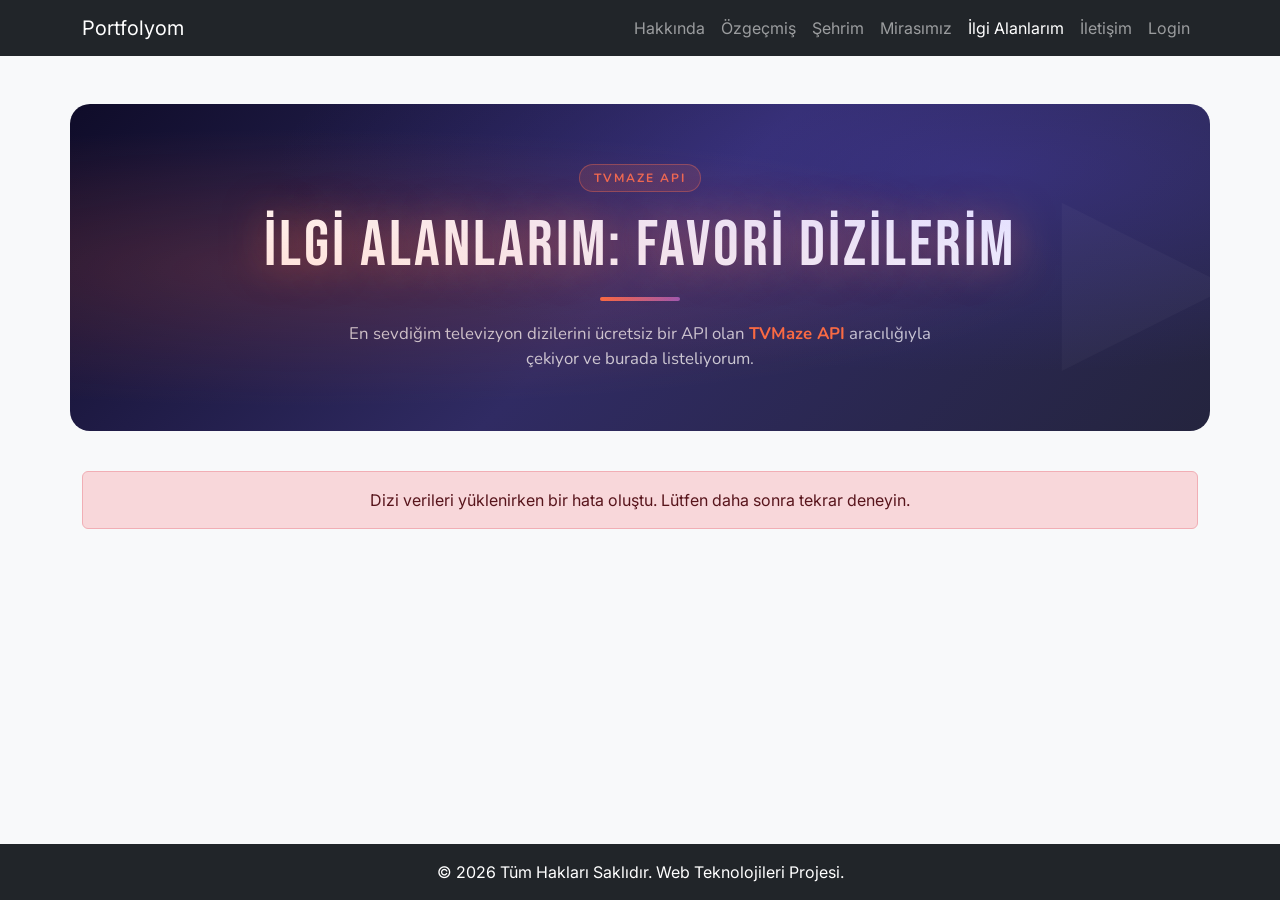
<file: ilgialanlarim.html>
<!DOCTYPE html>
<html lang="tr">

<head>
    <meta charset="UTF-8">
    <meta name="viewport" content="width=device-width, initial-scale=1.0">
    <title>İlgi Alanlarım - API Entegrasyonu</title>

    <!-- Google Fonts -->
    <link href="https://fonts.googleapis.com/css2?family=Bebas+Neue&family=Nunito:wght@400;600;700&display=swap" rel="stylesheet">

    <!-- Bootstrap 5 CSS -->
    <link href="https://cdn.jsdelivr.net/npm/bootstrap@5.3.3/dist/css/bootstrap.min.css" rel="stylesheet">

    <!-- Custom CSS -->
    <link rel="stylesheet" href="css/style.css">
    <link rel="stylesheet" href="css/ilgialanlarim.css">

    <style>
        /* ── HEADER ── */
        .api-header {
            background: linear-gradient(135deg, #0f0c29, #302b63, #24243e);
            border-radius: 20px;
            position: relative;
            overflow: hidden;
            padding: 60px 40px !important;
            margin-bottom: 40px;
        }

        .api-header::before {
            content: '';
            position: absolute;
            inset: 0;
            background:
                radial-gradient(ellipse at 20% 50%, rgba(255, 100, 60, 0.18) 0%, transparent 60%),
                radial-gradient(ellipse at 80% 20%, rgba(100, 80, 255, 0.22) 0%, transparent 55%);
            pointer-events: none;
        }

        .api-header::after {
            content: '▶';
            position: absolute;
            right: -20px;
            top: 50%;
            transform: translateY(-50%);
            font-size: 220px;
            color: rgba(255,255,255,0.03);
            pointer-events: none;
            font-family: sans-serif;
        }

        .api-header h1 {
            font-family: 'Bebas Neue', sans-serif;
            font-size: clamp(2.4rem, 6vw, 4rem);
            letter-spacing: 3px;
            color: #ffffff;
            text-shadow: 0 0 40px rgba(255, 120, 80, 0.5);
            margin-bottom: 12px;
        }

        .api-header .accent-line {
            width: 80px;
            height: 4px;
            background: linear-gradient(90deg, #ff6b3d, #9b59b6);
            border-radius: 2px;
            margin: 0 auto 20px;
        }

        .api-header p {
            font-family: 'Nunito', sans-serif;
            color: rgba(255,255,255,0.75);
            font-size: 1.05rem;
            max-width: 600px;
            margin: 0 auto;
        }

        .api-header p strong {
            color: #ff6b3d;
        }

        .api-header .badge-api {
            display: inline-block;
            background: rgba(255,107,61,0.15);
            border: 1px solid rgba(255,107,61,0.4);
            color: #ff6b3d;
            font-family: 'Nunito', sans-serif;
            font-size: 0.75rem;
            font-weight: 700;
            letter-spacing: 2px;
            text-transform: uppercase;
            padding: 4px 14px;
            border-radius: 20px;
            margin-bottom: 16px;
        }

        /* ── LOADER ── */
        .loader-container {
            display: flex;
            justify-content: center;
            align-items: center;
            min-height: 200px;
        }
        .spinner {
            width: 50px; height: 50px;
            border: 5px solid #e9ecef;
            border-top-color: #ff6b3d;
            border-radius: 50%;
            animation: spin 0.8s linear infinite;
        }
        @keyframes spin { to { transform: rotate(360deg); } }

        /* ── CARDS ── */
        .show-card {
            background: #1a1a2e;
            border-radius: 14px;
            overflow: hidden;
            height: 100%;
            display: flex;
            flex-direction: column;
            transition: transform 0.3s ease, box-shadow 0.3s ease;
            box-shadow: 0 4px 20px rgba(0,0,0,0.3);
        }
        .show-card:hover {
            transform: translateY(-6px);
            box-shadow: 0 12px 35px rgba(255,107,61,0.25);
        }
        .show-image-container {
            position: relative;
            overflow: hidden;
        }
        .show-image-container img {
            width: 100%;
            height: 320px;
            object-fit: cover;
            display: block;
            transition: transform 0.4s ease;
        }
        .show-card:hover .show-image-container img {
            transform: scale(1.05);
        }
        .show-rating {
            position: absolute;
            top: 10px; right: 10px;
            background: rgba(255,107,61,0.9);
            color: #fff;
            font-family: 'Nunito', sans-serif;
            font-weight: 700;
            font-size: 0.85rem;
            padding: 4px 10px;
            border-radius: 20px;
        }
        .show-info {
            padding: 16px;
            display: flex;
            flex-direction: column;
            flex-grow: 1;
        }
        .show-title {
            font-family: 'Bebas Neue', sans-serif;
            font-size: 1.3rem;
            letter-spacing: 1.5px;
            color: #ffffff;
            margin-bottom: 8px;
        }
        .show-genres {
            margin-bottom: 10px;
        }
        .genre-badge {
            display: inline-block;
            background: rgba(155, 89, 182, 0.2);
            border: 1px solid rgba(155, 89, 182, 0.4);
            color: #c39bd3;
            font-family: 'Nunito', sans-serif;
            font-size: 0.7rem;
            font-weight: 700;
            padding: 2px 9px;
            border-radius: 12px;
            margin-right: 4px;
            margin-bottom: 4px;
            text-transform: uppercase;
            letter-spacing: 0.5px;
        }
        .show-summary {
            font-family: 'Nunito', sans-serif;
            font-size: 0.85rem;
            color: rgba(255,255,255,0.6);
            line-height: 1.5;
            flex-grow: 1;
            display: -webkit-box;
            -webkit-line-clamp: 4;
            -webkit-box-orient: vertical;
            overflow: hidden;
        }
        .show-link {
            display: inline-block;
            margin-top: 14px;
            background: linear-gradient(90deg, #ff6b3d, #9b59b6);
            color: #fff;
            text-decoration: none;
            font-family: 'Nunito', sans-serif;
            font-weight: 700;
            font-size: 0.82rem;
            padding: 7px 18px;
            border-radius: 20px;
            letter-spacing: 0.5px;
            transition: opacity 0.2s;
            align-self: flex-start;
        }
        .show-link:hover { opacity: 0.85; color: #fff; }

        /* Mobil Uyum */
        @media (max-width: 768px) {
            .api-header {
                padding: 30px 15px !important;
            }
            .api-header::after {
                display: none;
            }
            .show-image-container img {
                height: 220px;
            }
        }
    </style>
</head>

<body class="d-flex flex-column min-vh-100">

    <!-- Menü (Navbar) -->
    <nav class="navbar navbar-expand-lg navbar-dark bg-dark">
        <div class="container">
            <a class="navbar-brand" href="index.html">Portfolyom</a>
            <button class="navbar-toggler" type="button" data-bs-toggle="collapse" data-bs-target="#navbarNav"
                aria-controls="navbarNav" aria-expanded="false" aria-label="Toggle navigation">
                <span class="navbar-toggler-icon"></span>
            </button>
            <div class="collapse navbar-collapse" id="navbarNav">
                <ul class="navbar-nav ms-auto">
                    <li class="nav-item"><a class="nav-link" href="index.html">Hakkında</a></li>
                    <li class="nav-item"><a class="nav-link" href="ozgecmis.html">Özgeçmiş</a></li>
                    <li class="nav-item"><a class="nav-link" href="sehrim.html">Şehrim</a></li>
                    <li class="nav-item"><a class="nav-link" href="mirasimiz.html">Mirasımız</a></li>
                    <li class="nav-item"><a class="nav-link active" aria-current="page" href="ilgialanlarim.html">İlgi Alanlarım</a></li>
                    <li class="nav-item"><a class="nav-link" href="iletisim.html">İletişim</a></li>
                    <li class="nav-item"><a class="nav-link" href="login.php">Login</a></li>
                </ul>
            </div>
        </div>
    </nav>

    <!-- Ana İçerik Alanı -->
    <main class="flex-grow-1">
        <div class="container mt-5">

            <!-- Başlık Bölümü -->
            <div class="row api-header align-items-center text-center">
                <div class="col-12">
                    <div class="badge-api">TVMaze API</div>
                    <h1>İlgi Alanlarım: Favori Dizilerim</h1>
                    <div class="accent-line"></div>
                    <p>En sevdiğim televizyon dizilerini ücretsiz bir API olan <strong>TVMaze API</strong> aracılığıyla çekiyor ve burada listeliyorum.</p>
                </div>
            </div>

            <!-- Loader -->
            <div id="loader" class="loader-container">
                <div class="spinner"></div>
            </div>

            <!-- Hata Mesajı -->
            <div id="error-message" class="alert alert-danger d-none text-center" role="alert">
                Dizi verileri yüklenirken bir hata oluştu. Lütfen daha sonra tekrar deneyin.
            </div>

            <!-- Dizi Kartları -->
            <div class="row g-4 mb-5" id="shows-container" style="display: none;"></div>
        </div>
    </main>

    <!-- Footer -->
    <footer class="bg-dark text-white text-center py-3 mt-auto">
        <div class="container">
            <p class="mb-0">&copy; 2026 Tüm Hakları Saklıdır. Web Teknolojileri Projesi.</p>
        </div>
    </footer>

    <!-- Bootstrap 5 JS -->
    <script src="https://cdn.jsdelivr.net/npm/bootstrap@5.3.3/dist/js/bootstrap.bundle.min.js"></script>

    <script src="js/ilgialanlarim.js"></script>
</body>
</html>
</file>
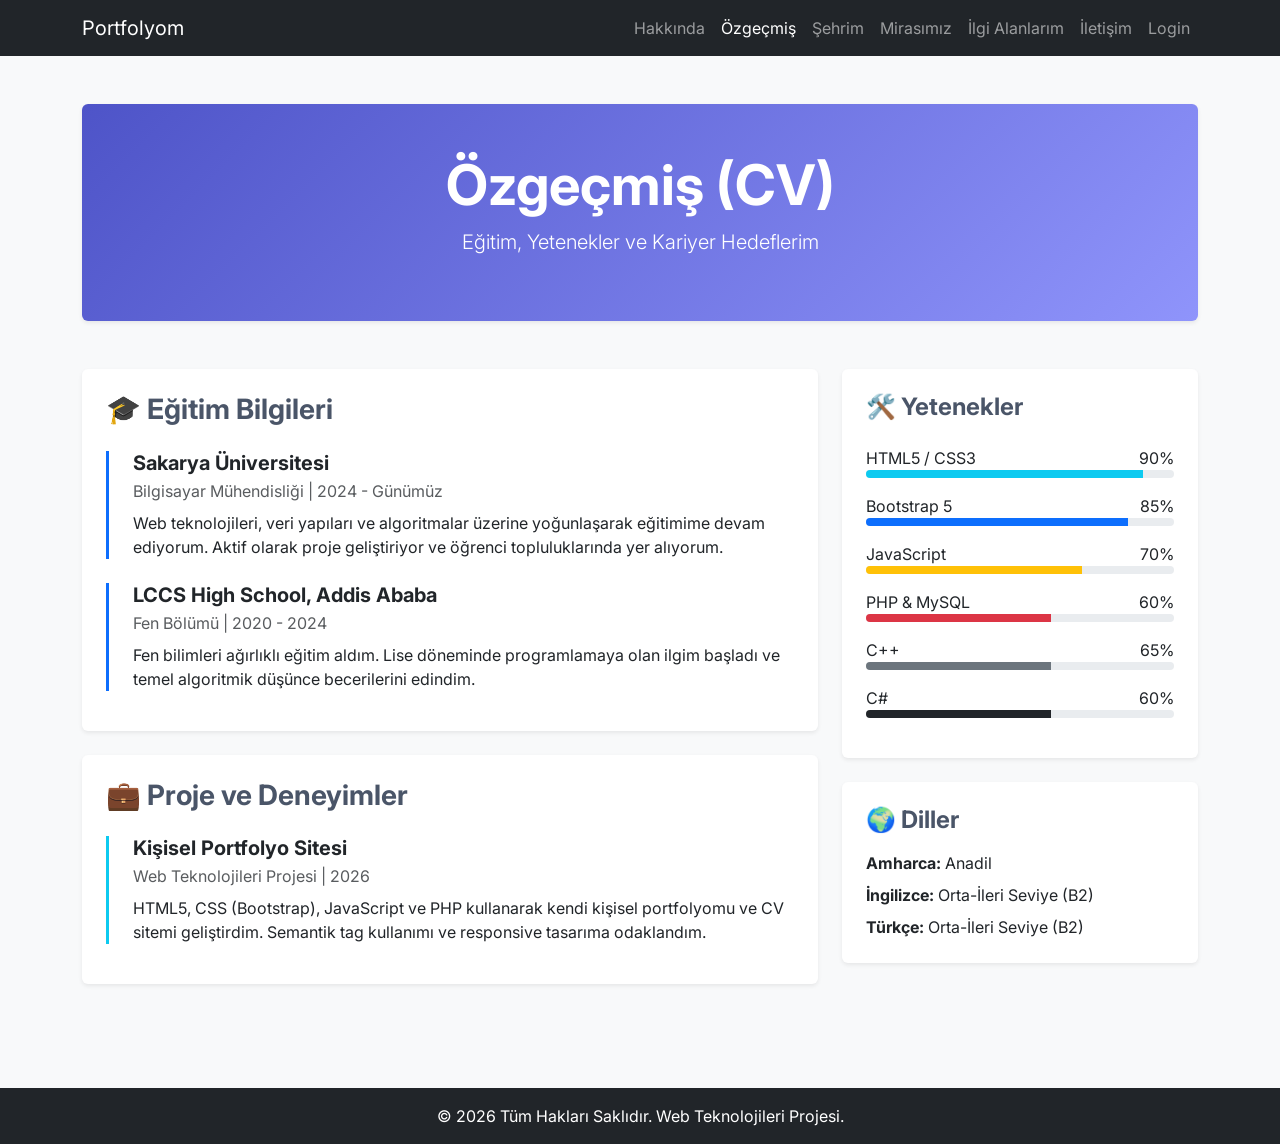
<file: ozgecmis.html>
<!DOCTYPE html>
<html lang="tr">

<head>
    <meta charset="UTF-8">
    <meta name="viewport" content="width=device-width, initial-scale=1.0">
    <title>Özgeçmiş (CV) - Samuel</title>

    <!-- Bootstrap 5 CSS -->
    <link href="https://cdn.jsdelivr.net/npm/bootstrap@5.3.3/dist/css/bootstrap.min.css" rel="stylesheet">

    <!-- Custom CSS -->
    <link rel="stylesheet" href="css/style.css">
</head>

<body class="d-flex flex-column min-vh-100">

    <!-- Menü (Navbar) -->
    <nav class="navbar navbar-expand-lg navbar-dark bg-dark">
        <div class="container">
            <a class="navbar-brand" href="index.html">Portfolyom</a>
            <button class="navbar-toggler" type="button" data-bs-toggle="collapse" data-bs-target="#navbarNav"
                aria-controls="navbarNav" aria-expanded="false" aria-label="Toggle navigation">
                <span class="navbar-toggler-icon"></span>
            </button>
            <div class="collapse navbar-collapse" id="navbarNav">
                <ul class="navbar-nav ms-auto">
                    <li class="nav-item">
                        <a class="nav-link" href="index.html">Hakkında</a>
                    </li>
                    <li class="nav-item">
                        <a class="nav-link active" aria-current="page" href="ozgecmis.html">Özgeçmiş</a>
                    </li>
                    <li class="nav-item">
                        <a class="nav-link" href="sehrim.html">Şehrim</a>
                    </li>
                    <li class="nav-item">
                        <a class="nav-link" href="mirasimiz.html">Mirasımız</a>
                    </li>
                    <li class="nav-item">
                        <a class="nav-link" href="ilgialanlarim.html">İlgi Alanlarım</a>
                    </li>
                    <li class="nav-item">
                        <a class="nav-link" href="iletisim.html">İletişim</a>
                    </li>
                    <li class="nav-item">
                        <a class="nav-link" href="login.php">Login</a>
                    </li>
                </ul>
            </div>
        </div>
    </nav>

    <!-- Ana İçerik Alanı (Semantic Main) -->
    <main class="flex-grow-1 container mt-5 mb-5">

        <!-- Semantic Header for the Page -->
        <header class="text-center mb-5 cv-header p-5 rounded shadow-sm text-white">
            <h1 class="display-4 fw-bold">Özgeçmiş (CV)</h1>
            <p class="lead">Eğitim, Yetenekler ve Kariyer Hedeflerim</p>
        </header>

        <div class="row">
            <!-- Ana İçerik: Eğitim ve Deneyim (Semantic Section) -->
            <section class="col-lg-8">

                <!-- Eğitim Bilgileri -->
                <article class="card shadow-sm mb-4 border-0">
                    <div class="card-body p-4">
                        <h2 class="h3 fw-bold mb-4" style="color: #4a5568;">🎓 Eğitim Bilgileri</h2>

                        <div class="cv-item position-relative ps-4 mb-4 border-start border-3 border-primary">
                            <h4 class="h5 fw-bold mb-1">Sakarya Üniversitesi</h4>
                            <p class="text-muted mb-2">Bilgisayar Mühendisliği | 2024 - Günümüz</p>
                            <p>Web teknolojileri, veri yapıları ve algoritmalar üzerine yoğunlaşarak eğitimime devam
                                ediyorum. Aktif olarak proje geliştiriyor ve öğrenci topluluklarında yer alıyorum.</p>
                        </div>

                        <div class="cv-item position-relative ps-4 border-start border-3 border-primary">
                            <h4 class="h5 fw-bold mb-1">LCCS High School, Addis Ababa</h4>
                            <p class="text-muted mb-2">Fen Bölümü | 2020 - 2024</p>
                            <p>Fen bilimleri ağırlıklı eğitim aldım. Lise döneminde programlamaya olan ilgim başladı ve
                                temel algoritmik düşünce becerilerini edindim.</p>
                        </div>
                    </div>
                </article>

                <!-- İş / Proje Deneyimi -->
                <article class="card shadow-sm mb-4 border-0">
                    <div class="card-body p-4">
                        <h2 class="h3 fw-bold mb-4" style="color: #4a5568;">💼 Proje ve Deneyimler</h2>

                        <div class="cv-item position-relative ps-4 border-start border-3 border-info">
                            <h4 class="h5 fw-bold mb-1">Kişisel Portfolyo Sitesi</h4>
                            <p class="text-muted mb-2">Web Teknolojileri Projesi | 2026</p>
                            <p>HTML5, CSS (Bootstrap), JavaScript ve PHP kullanarak kendi kişisel portfolyomu ve CV
                                sitemi geliştirdim. Semantik tag kullanımı ve responsive tasarıma odaklandım.</p>
                        </div>
                    </div>
                </article>

            </section>

            <!-- Yan Panel: Yetenekler ve İletişim (Semantic Aside) -->
            <aside class="col-lg-4">

                <!-- Yetenekler -->
                <div class="card shadow-sm mb-4 border-0">
                    <div class="card-body p-4">
                        <h3 class="h4 fw-bold mb-4" style="color: #4a5568;">🛠️ Yetenekler</h3>

                        <div class="mb-3">
                            <div class="d-flex justify-content-between">
                                <span>HTML5 / CSS3</span>
                                <span>90%</span>
                            </div>
                            <div class="progress" style="height: 8px;">
                                <div class="progress-bar bg-info" role="progressbar" style="width: 90%;"
                                    aria-valuenow="90" aria-valuemin="0" aria-valuemax="100"></div>
                            </div>
                        </div>

                        <div class="mb-3">
                            <div class="d-flex justify-content-between">
                                <span>Bootstrap 5</span>
                                <span>85%</span>
                            </div>
                            <div class="progress" style="height: 8px;">
                                <div class="progress-bar bg-primary" role="progressbar" style="width: 85%;"
                                    aria-valuenow="85" aria-valuemin="0" aria-valuemax="100"></div>
                            </div>
                        </div>

                        <div class="mb-3">
                            <div class="d-flex justify-content-between">
                                <span>JavaScript</span>
                                <span>70%</span>
                            </div>
                            <div class="progress" style="height: 8px;">
                                <div class="progress-bar bg-warning" role="progressbar" style="width: 70%;"
                                    aria-valuenow="70" aria-valuemin="0" aria-valuemax="100"></div>
                            </div>
                        </div>

                        <div class="mb-3">
                            <div class="d-flex justify-content-between">
                                <span>PHP & MySQL</span>
                                <span>60%</span>
                            </div>
                            <div class="progress" style="height: 8px;">
                                <div class="progress-bar bg-danger" role="progressbar" style="width: 60%;"
                                    aria-valuenow="60" aria-valuemin="0" aria-valuemax="100"></div>
                            </div>
                        </div>

                        <div class="mb-3">
                            <div class="d-flex justify-content-between">
                                <span>C++</span>
                                <span>65%</span>
                            </div>
                            <div class="progress" style="height: 8px;">
                                <div class="progress-bar bg-secondary" role="progressbar" style="width: 60%;"
                                    aria-valuenow="60" aria-valuemin="0" aria-valuemax="100"></div>
                            </div>
                        </div>

                        <div class="mb-3">
                            <div class="d-flex justify-content-between">
                                <span>C#</span>
                                <span>60%</span>
                            </div>
                            <div class="progress" style="height: 8px;">
                                <div class="progress-bar bg-dark" role="progressbar" style="width: 60%;"
                                    aria-valuenow="60" aria-valuemin="0" aria-valuemax="100"></div>
                            </div>
                        </div>

                    </div>
                </div>

                <!-- Yabancı Dil -->
                <div class="card shadow-sm border-0">
                    <div class="card-body p-4">
                        <h3 class="h4 fw-bold mb-3" style="color: #4a5568;">🌍 Diller</h3>
                        <ul class="list-unstyled mb-0">
                            <li class="mb-2"><strong>Amharca:</strong> Anadil</li>
                            <li class="mb-2"><strong>İngilizce:</strong> Orta-İleri Seviye (B2)</li>
                            <li><strong>Türkçe:</strong> Orta-İleri Seviye (B2)</li>
                        </ul>
                    </div>
                </div>

            </aside>
        </div>
    </main>

    <!-- Alt Bilgi (Footer) -->
    <footer class="bg-dark text-white text-center py-3 mt-auto">
        <div class="container">
            <p class="mb-0">&copy; 2026 Tüm Hakları Saklıdır. Web Teknolojileri Projesi.</p>
        </div>
    </footer>

    <!-- Bootstrap 5 JS Bundle with Popper -->
    <script src="https://cdn.jsdelivr.net/npm/bootstrap@5.3.3/dist/js/bootstrap.bundle.min.js"></script>
</body>

</html>
</file>
<file: css/style.css>
/* style.css - Web Teknolojileri Projesi için Özel CSS */

/* Daha iyi tipografi için Google Fonts içe aktarımı */
@import url('https://fonts.googleapis.com/css2?family=Inter:wght@400;500;700&display=swap');

body {
    font-family: 'Inter', sans-serif;
    background-color: #f8f9fa;
}

/* Ana içeriğe boşluk ekleyerek üst/alt kısımlara yapışmasını engelle */
main {
    padding-bottom: 2rem;
}

/* --- Gün 2: Hakkında Sayfası Stilleri --- */
.about-header {
    background: linear-gradient(135deg, #667eea 0%, #764ba2 100%);
    color: white;
    padding: 4rem 0;
    border-radius: 15px;
    margin-bottom: 3rem;
    box-shadow: 0 10px 30px rgba(0,0,0,0.1);
}
.profile-img {
    border: 5px solid white;
    box-shadow: 0 15px 35px rgba(0,0,0,0.2);
    transition: transform 0.3s ease;
}
.profile-img:hover {
    transform: scale(1.05);
}
.hobby-card {
    border: none;
    border-radius: 12px;
    box-shadow: 0 5px 15px rgba(0,0,0,0.05);
    transition: all 0.3s ease;
    height: 100%;
}
.hobby-card:hover {
    transform: translateY(-5px);
    box-shadow: 0 15px 30px rgba(0,0,0,0.1);
}
.hobby-icon {
    font-size: 2.5rem;
    color: #667eea;
    margin-bottom: 1rem;
}

/* --- Gün 3: CV Sayfası Stilleri --- */
.cv-header {
    background: linear-gradient(135deg, #4e54c8 0%, #8f94fb 100%);
}
.cv-item {
    transition: all 0.3s ease;
}
.cv-item:hover {
    background-color: #f8f9fa;
    border-radius: 0 8px 8px 0;
}

/* --- Mobil Uyum --- */
@media (max-width: 768px) {
    .about-header {
        padding: 2rem 0;
    }
    .about-header .display-4 {
        font-size: 1.8rem;
    }
    .profile-img {
        max-width: 150px !important;
    }
    .cv-header {
        padding: 2rem !important;
    }
    .cv-header .display-4 {
        font-size: 1.8rem;
    }
}
</file>
<file: css/ilgialanlarim.css>
/* ilgialanlarim.css - İlgi Alanlarım (API) Sayfası Stilleri */

@import url('https://fonts.googleapis.com/css2?family=Bebas+Neue&family=Nunito:wght@400;600;700&display=swap');

/* ── HEADER ── */
.api-header {
    background: linear-gradient(135deg, #0f0c29, #302b63, #24243e);
    border-radius: 20px;
    padding: 60px 40px;
    margin-bottom: 40px;
    text-align: center;
}

.api-header h1 {
    font-family: 'Bebas Neue', sans-serif;
    font-size: 3.5rem;
    letter-spacing: 3px;
    color: #ffffff;
    margin-bottom: 12px;
}

.api-header p {
    font-family: 'Nunito', sans-serif;
    color: rgba(255, 255, 255, 0.75);
    font-size: 1rem;
}

.api-header p strong {
    color: #ff6b3d;
}

.accent-line {
    width: 80px;
    height: 4px;
    background: linear-gradient(90deg, #ff6b3d, #9b59b6);
    border-radius: 2px;
    margin: 0 auto 20px;
}

.badge-api {
    display: inline-block;
    background: rgba(255, 107, 61, 0.15);
    border: 1px solid rgba(255, 107, 61, 0.4);
    color: #ff6b3d;
    font-size: 0.75rem;
    font-weight: 700;
    letter-spacing: 2px;
    text-transform: uppercase;
    padding: 4px 14px;
    border-radius: 20px;
    margin-bottom: 16px;
}

/* ── LOADER ── */
.loader-container {
    display: flex;
    justify-content: center;
    align-items: center;
    min-height: 200px;
}

.spinner {
    width: 50px;
    height: 50px;
    border: 5px solid #e9ecef;
    border-top-color: #ff6b3d;
    border-radius: 50%;
    animation: spin 0.8s linear infinite;
}

@keyframes spin {
    to { transform: rotate(360deg); }
}

/* ── CARDS ── */
.show-card {
    background: #1a1a2e;
    border-radius: 14px;
    overflow: hidden;
    height: 100%;
    display: flex;
    flex-direction: column;
    transition: transform 0.3s ease, box-shadow 0.3s ease;
    box-shadow: 0 4px 20px rgba(0, 0, 0, 0.3);
}

.show-card:hover {
    transform: translateY(-6px);
    box-shadow: 0 12px 35px rgba(255, 107, 61, 0.25);
}

.show-image-container {
    position: relative;
    overflow: hidden;
    padding-top: 140%;
}

.show-image-container img {
    position: absolute;
    top: 0;
    left: 0;
    width: 100%;
    height: 100%;
    object-fit: cover;
    transition: transform 0.4s ease;
}

.show-card:hover .show-image-container img {
    transform: scale(1.05);
}

.show-rating {
    position: absolute;
    top: 10px;
    right: 10px;
    background: #ff6b3d;
    color: #ffffff;
    font-weight: 700;
    font-size: 0.85rem;
    padding: 4px 10px;
    border-radius: 20px;
}

.show-info {
    padding: 16px;
    display: flex;
    flex-direction: column;
    flex-grow: 1;
}

.show-title {
    font-family: 'Bebas Neue', sans-serif;
    font-size: 1.3rem;
    letter-spacing: 1.5px;
    color: #ffffff;
    margin-bottom: 8px;
}

.show-genres {
    margin-bottom: 10px;
}

.genre-badge {
    display: inline-block;
    background: rgba(155, 89, 182, 0.2);
    border: 1px solid rgba(155, 89, 182, 0.4);
    color: #c39bd3;
    font-size: 0.7rem;
    font-weight: 700;
    padding: 2px 9px;
    border-radius: 12px;
    margin-right: 4px;
    text-transform: uppercase;
}

.show-summary {
    font-size: 0.85rem;
    color: rgba(255, 255, 255, 0.6);
    line-height: 1.5;
    flex-grow: 1;
}

.show-link {
    display: inline-block;
    margin-top: 14px;
    background: linear-gradient(90deg, #ff6b3d, #9b59b6);
    color: #ffffff;
    text-decoration: none;
    font-weight: 700;
    font-size: 0.85rem;
    padding: 8px 18px;
    border-radius: 20px;
    transition: opacity 0.2s ease;
}

.show-link:hover {
    opacity: 0.85;
    color: #ffffff;
}
</file>
